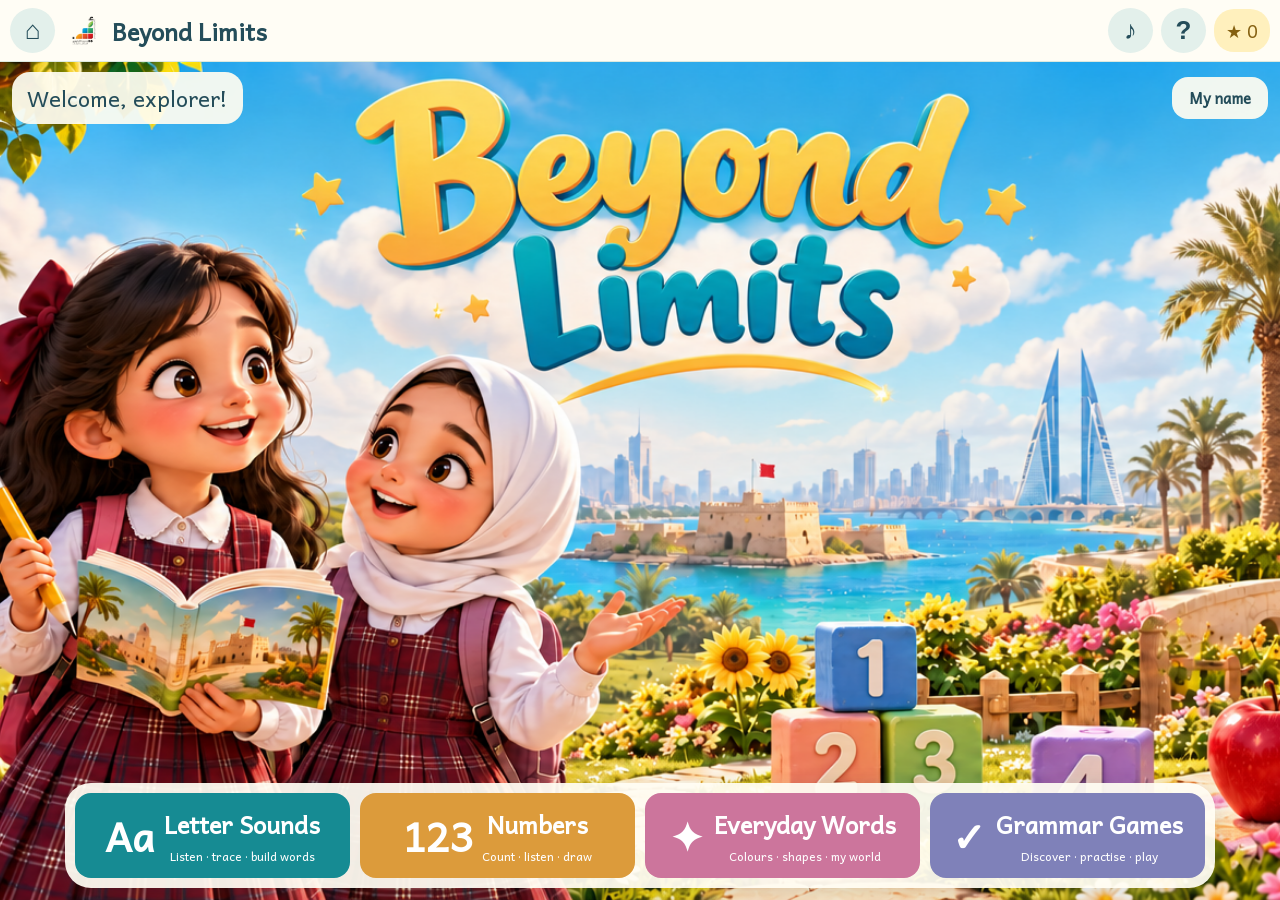
<file: index.html>
<!doctype html><html lang="en"><head><meta charset="utf-8"><meta name="viewport" content="width=device-width, initial-scale=1, viewport-fit=cover"><meta name="theme-color" content="#147d8b"><meta name="description" content="Beyond Limits: letter sounds, handwriting, numbers, everyday words and English games for young learners."><title>Beyond Limits</title><link rel="stylesheet" href="style.css?v=20261018-contractions5"></head><body>
<header id="topbar"><button id="homeButton" class="round" aria-label="Home">⌂</button><div id="brand"><img src="school-logo.png" alt="Umm Ayman Primary Girls School"><strong>Beyond Limits</strong></div><div class="headerActions"><button id="soundButton" class="round" aria-label="Turn sound off" aria-pressed="false">♪</button><button id="helpButton" class="round" aria-label="Help and progress">?</button><span id="totalStars" aria-label="Stars">★ 0</span></div></header>
<main id="main"><section id="home" class="screen"><picture class="hero"><source media="(max-width:600px) and (min-height:481px)" srcset="hero-mobile.png"><img src="hero.png" alt="Beyond Limits: schoolgirls discovering letters, numbers and everyday words"></picture><div class="homeTop"><span id="welcome">Welcome, explorer!</span><button id="changeProfile">My name</button></div><div class="portals"><button data-world="letters"><span class="portalIcon">Aa</span><span><strong>Letter Sounds</strong><small>Listen · trace · build words</small></span></button><button data-world="numbers"><span class="portalIcon">123</span><span><strong>Numbers</strong><small>Count · listen · draw</small></span></button><button data-world="vocab"><span class="portalIcon">✦</span><span><strong>Everyday Words</strong><small>Colours · shapes · my world</small></span></button><button data-world="grammar"><span class="portalIcon">✓</span><span><strong>Grammar Games</strong><small>Discover · practise · play</small></span></button></div></section>
<section id="lobby" class="screen" hidden><div class="sectionHeading"><button id="backLobby" class="subtle">← Back</button><h1 id="lobbyTitle"></h1><span id="lobbyCount"></span></div><div id="lobbyTabs" class="tabs"></div><div id="lobbyGrid" class="lobbyGrid"></div></section>
<section id="activity" class="screen" hidden><div class="activityHeading"><button id="backActivity" class="subtle">← Choose</button><span id="activityName"></span><span id="stepLabel"></span><button id="listen" class="listen">♪ Listen</button></div><div id="progressRail"><span></span></div><h1 id="instruction"></h1><div id="workspace"></div><div id="feedback" role="status" aria-live="polite"></div><div id="actions"></div></section></main>
<dialog id="profileDialog"><form id="profileForm"><span class="eyebrow">YOUR LEARNING ADVENTURE</span><h2>What is your name?</h2><p dir="rtl" lang="ar">اكتبي الاسم الأول والصف لبدء التدريب وإرسال النجوم إلى سجل المدرسة.</p><p class="dataNotice">Your name, class and stars will reach your school. Use your first name only.</p><label>First name<input id="firstName" autocomplete="off" maxlength="25" required></label><label>Class<input id="className" autocomplete="off" placeholder="e.g. 1 / 2" maxlength="20" required></label><label>I am a<select id="profileRole"><option value="student">Student</option><option value="parent">Parent / وليّ أمر</option></select></label><p id="profileError" role="alert"></p><div class="dialogActions"><button type="button" id="cancelProfile" class="subtle">Cancel</button><button class="primary">Let's begin →</button></div></form></dialog>
<dialog id="helpDialog"><button class="close" id="closeHelp" aria-label="Close">×</button><h2>Your learning journey</h2><p>Listen, try, and collect stars. Every new completed task earns a star. Mistakes never take stars away.</p><p dir="rtl" lang="ar">الحروف تُدرّس بأصواتها. الرسم على أربعة سطور. رتّبي حروف الكلمات القصيرة أولًا، ثم اكتبيها. في القواعد: شاهدي المثال، وتدرّبي، ثم ابدئي اللعبة.</p><p id="progressSummary"></p><p>Your first name, class, role and earned stars are sent automatically to the school’s English register. A copy stays on this device.</p><p dir="rtl" lang="ar">يُرسل الاسم الأول والصف ونوع المشاركة والنقاط تلقائيًا إلى سجل المدرسة الخاص بالإنجليزي. التسجيلات الصوتية لا تُرسل إلى سجل المدرسة.</p><p id="schoolStatus" role="status"></p><button id="retrySchool" class="subtle">Retry sending stars</button><button id="exportProgress" class="primary">Download my progress</button><p><a href="credits.html" target="_blank" rel="noopener">About the learning content and audio</a></p></dialog>
<dialog id="voiceDialog"><button id="closeVoice" class="close" aria-label="Close speaking practice">×</button><h2>Listen · Speak · Check</h2><div id="voiceTarget" class="voiceTarget"></div><p id="voiceExplain"></p><p id="phonemeLimit" class="voiceSmall">The check recognises the example word, not the isolated letter sound.</p><div class="voiceButtons"><button id="voiceSoundModel" class="subtle">♪ Hear sound</button><button id="voiceModel" class="subtle">♪ Hear word</button><button id="checkSpokenWord" class="primary">🎤 Speak again</button><button id="finishVoice" class="primary" hidden>Done ■</button></div><p id="voiceStatus" role="status" aria-live="polite"></p><p class="voiceSmall">No recording is saved or replayed. Your browser’s speech service may process speech online. Only points reach the school register.</p></dialog><script src="data.js?v=20261018-contractions5"></script><script src="audio-index.js?v=20261018-contractions5"></script><script src="phonics.js?v=20261018-contractions5"></script><script src="celebration.js?v=20261018-contractions5"></script><script src="app.js?v=20261018-contractions5"></script><script src="school.js?v=20261018-contractions5"></script><script src="speaking.js?v=20261018-contractions5"></script></body></html>
</file>
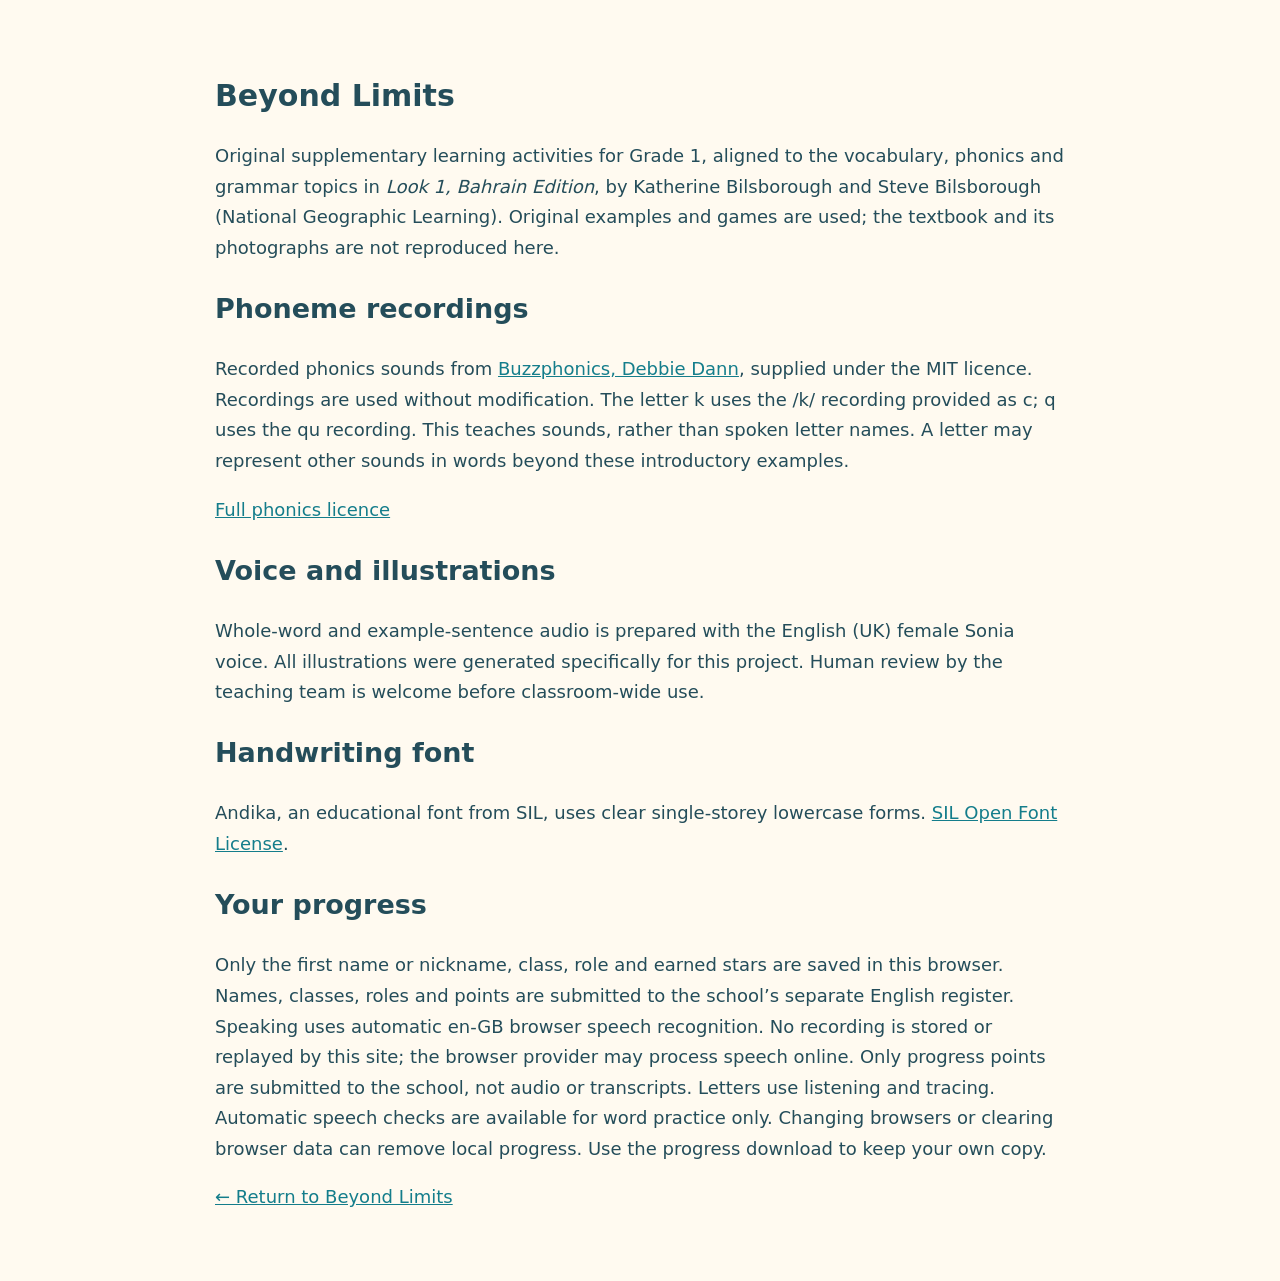
<file: credits.html>
<!doctype html><html lang="en"><meta charset="utf-8"><meta name="viewport" content="width=device-width,initial-scale=1"><title>Beyond Limits — About</title><style>body{font:18px/1.7 system-ui;max-width:850px;margin:30px auto;padding:20px;background:#fffaf0;color:#244d5a}a{color:#147d8b}h1{font-size:30px}pre{white-space:pre-wrap;font-size:13px}</style><h1>Beyond Limits</h1><p>Original supplementary learning activities for Grade 1, aligned to the vocabulary, phonics and grammar topics in <i>Look 1, Bahrain Edition</i>, by Katherine Bilsborough and Steve Bilsborough (National Geographic Learning). Original examples and games are used; the textbook and its photographs are not reproduced here.</p><h2>Phoneme recordings</h2><p>Recorded phonics sounds from <a href="https://github.com/hellodeborahuk/buzzphonics">Buzzphonics, Debbie Dann</a>, supplied under the MIT licence. Recordings are used without modification. The letter k uses the /k/ recording provided as c; q uses the qu recording. This teaches sounds, rather than spoken letter names. A letter may represent other sounds in words beyond these introductory examples.</p><p><a href="PHONICS-LICENSE.txt">Full phonics licence</a></p><h2>Voice and illustrations</h2><p>Whole-word and example-sentence audio is prepared with the English (UK) female Sonia voice. All illustrations were generated specifically for this project. Human review by the teaching team is welcome before classroom-wide use.</p><h2>Handwriting font</h2><p>Andika, an educational font from SIL, uses clear single-storey lowercase forms. <a href="FONT-LICENSE.txt">SIL Open Font License</a>.</p><h2>Your progress</h2><p>Only the first name or nickname, class, role and earned stars are saved in this browser. Names, classes, roles and points are submitted to the school’s separate English register. Speaking uses automatic en-GB browser speech recognition. No recording is stored or replayed by this site; the browser provider may process speech online. Only progress points are submitted to the school, not audio or transcripts. Letters use listening and tracing. Automatic speech checks are available for word practice only. Changing browsers or clearing browser data can remove local progress. Use the progress download to keep your own copy.</p><p><a href="index.html">← Return to Beyond Limits</a></p></html>
</file>
<file: style.css>
@font-face{font-family:Andika;src:url('andika.woff2') format('woff2');font-display:swap}*{box-sizing:border-box}html,body{margin:0;width:100%;height:100%;overflow:hidden;background:#fff9ed;color:#244d5a;font-family:Andika,Arial,sans-serif}body{--vh:100dvh}button,input,select{font:inherit}button,a,input,select{touch-action:manipulation}button{cursor:pointer;border:0;border-radius:16px;background:#e3f0eb;color:#244d5a;min-height:48px;padding:9px 17px;font-size:clamp(16px,2vw,22px);font-weight:600}button:hover{filter:brightness(.97)}button:focus-visible,a:focus-visible,input:focus-visible,select:focus-visible{outline:3px solid #ecb943;outline-offset:3px}button:disabled{opacity:.5;cursor:default}.primary{background:#137e8a;color:white}.subtle{background:#edf3ed}.round{width:45px;min-height:45px;padding:0;font:700 26px Arial;border-radius:50%}#topbar{height:62px;padding:7px max(10px,env(safe-area-inset-right)) 7px max(10px,env(safe-area-inset-left));display:flex;align-items:center;gap:10px;background:#fffdf5;position:relative;z-index:20;border-bottom:1px solid #dce9df}#brand{display:flex;align-items:center;gap:9px;min-width:0;flex:1}#brand img{width:38px;height:43px;object-fit:contain}#brand strong{font-size:clamp(16px,2vw,24px)}.headerActions{display:flex;gap:8px;align-items:center}#totalStars{background:#fff0bd;border-radius:20px;padding:7px 12px;white-space:nowrap;font-size:18px;color:#856011}#main{height:calc(var(--vh) - 62px);min-height:0}section.screen{height:100%;min-height:0;position:relative}[hidden]{display:none!important}#home{background:#e3f3ec;display:flex;align-items:flex-end;justify-content:center;overflow:hidden}.hero{position:absolute;inset:0;width:100%;height:100%;object-fit:cover;object-position:center}.homeTop{position:absolute;top:10px;left:12px;right:12px;display:flex;justify-content:space-between;align-items:center;gap:12px}.homeTop span{background:#fffdf1ed;padding:8px 15px;border-radius:18px;font-size:clamp(16px,2vw,22px)}.homeTop button{font-size:15px;min-height:42px;background:#fffdf1ed}.portals{position:relative;z-index:2;width:min(1150px,97%);display:grid;grid-template-columns:repeat(4,minmax(0,1fr));gap:10px;padding:10px;margin:0 0 12px;background:#fffdf4ee;border-radius:26px;box-shadow:0 8px 25px #17475525}.portals button{display:flex;align-items:center;justify-content:center;gap:10px;min-height:85px;color:white;background:#168b93}.portals button:nth-child(2){background:#dc9b3b}.portals button:nth-child(3){background:#cc759c}.portals button:nth-child(4){background:#7f81b9}.portalIcon{font-size:clamp(25px,4vw,40px);line-height:1;font-weight:bold}.portals strong{font-size:clamp(17px,2vw,24px);display:block}.portals small{display:block;font-size:12px;font-weight:400;margin-top:3px}#lobby,#activity{display:flex;flex-direction:column;padding:10px 16px;gap:8px;background:radial-gradient(ellipse at top,#e8f4ef,#fff9ed 80%)}.sectionHeading,.activityHeading{display:flex;align-items:center;gap:10px;flex-shrink:0;min-width:0}.sectionHeading h1{flex:1;text-align:center;font-size:clamp(23px,3vw,34px);margin:0}.sectionHeading>span{min-width:40px;font-size:16px}.tabs{display:flex;gap:8px;justify-content:center;flex-shrink:0}.tabs button{flex:0 1 250px;min-width:0;font-size:18px}.tabs [aria-pressed=true]{background:#167f8a;color:white}.lobbyGrid{flex:1;min-height:0;display:grid;grid-template-columns:repeat(7,minmax(0,1fr));grid-auto-rows:minmax(0,1fr);gap:9px;padding:4px}.lobbyGrid button{background:#fffef9;border:2px solid #d3e7dd;position:relative;min-height:0;padding:8px;display:flex;align-items:center;justify-content:center;flex-direction:column;gap:3px;overflow:hidden;font-size:clamp(20px,4vh,40px)}.lobbyGrid button small{font-size:12px;line-height:1.3}.lobbyGrid .badge{position:absolute;right:6px;top:4px;font-size:18px;color:#bb8b1b}.lobbyGrid.units{grid-template-columns:repeat(4,minmax(0,1fr));grid-template-rows:repeat(4,minmax(0,1fr))}.lobbyGrid.units button{flex-direction:row;gap:12px;text-align:left;font-size:clamp(15px,2.1vw,23px)}.lobbyGrid.units .art{height:70%;width:auto;aspect-ratio:1.2;flex-shrink:0}.lobbyGrid.numbers{grid-template-columns:repeat(4,minmax(0,1fr));grid-template-rows:repeat(3,minmax(0,1fr))}.lobbyGrid.words{grid-template-columns:repeat(5,minmax(0,1fr));grid-template-rows:1fr;align-items:center}.lobbyGrid.words button{height:70%;font-size:70px}.activityHeading #activityName{flex:1;min-width:0;font-size:clamp(15px,2vw,23px);overflow:hidden;text-overflow:ellipsis;white-space:nowrap}.activityHeading #stepLabel{font-size:15px;white-space:nowrap}.listen{background:#167f8a;color:white;white-space:nowrap}#progressRail{height:5px;background:#deebe1;border-radius:4px;flex-shrink:0;overflow:hidden}#progressRail>span{display:block;background:#e5b43c;height:100%;width:0;transition:width .3s}#instruction{margin:0;text-align:center;font-size:clamp(20px,3vw,31px);line-height:1.3;flex-shrink:0}#workspace{display:flex;flex:1;min-height:0;min-width:0;align-items:center;justify-content:center;gap:18px;overflow:hidden}#feedback{min-height:28px;text-align:center;font-size:clamp(16px,2vw,21px);flex-shrink:0}#actions{display:flex;align-items:center;justify-content:center;gap:10px;flex-shrink:0}#actions:empty{display:none}.scenePane,.taskPane{display:flex;align-items:center;justify-content:center;flex-direction:column;gap:12px;min-width:0;min-height:0;flex:1;height:100%;max-width:100%}.scenePane{background:#fffef9;border-radius:24px;padding:12px;border:1px solid #e4eadb}.taskPane{padding:8px}.scenePane>.art{width:min(100%,390px);height:auto;max-height:100%;aspect-ratio:1.2}.art{display:block;background-repeat:no-repeat;background-color:#fffdf5;aspect-ratio:1.2;min-width:0;border-radius:14px;overflow:hidden}.cardWord{font-size:clamp(30px,6vw,66px);line-height:1.3;max-width:100%;text-align:center}.letterPair{font-size:clamp(60px,12vh,110px);line-height:1.2;letter-spacing:.05em}.letterPair mark{background:transparent;color:#d0793c}.phonemeExample{font-size:clamp(25px,4vw,45px)}.phonemeExample mark{color:#cf6655;background:transparent}.choices{display:flex;flex-wrap:wrap;gap:12px;justify-content:center;width:100%;align-items:center}.choices button{min-width:90px;min-height:65px;border:2px solid #bdd9d2;background:white;font-size:clamp(22px,4vw,40px);max-width:100%}.choices.textChoices{flex-direction:column}.choices.textChoices button{width:100%;font-size:clamp(18px,2.8vw,29px);min-height:55px}.choices button.correct{background:#d1ebd9;border-color:#77b290}.bigNumber{font-size:clamp(65px,18vh,135px);line-height:1}.numberName{font-size:30px}.counters{display:grid;grid-template-columns:repeat(4,1fr);gap:12px;max-width:90%;width:min(280px,100%);align-content:center;justify-content:center}.counter{aspect-ratio:1;border-radius:50%;background:radial-gradient(circle at 30% 25%,#fada7b,#edb53c 60%,#d49a2b);box-shadow:0 4px 0 #bc8b28;min-width:20px}.traceLayout{width:100%;height:100%;display:flex;flex-direction:column;min-height:0;gap:5px}.traceCaption{font-size:18px;text-align:center;flex-shrink:0}.traceBoard{position:relative;flex:1;min-height:0;width:100%;background:#fffefb;border:2px solid #c6ded4;border-radius:20px;overflow:hidden}.traceBoard canvas{width:100%;height:100%;object-fit:contain;display:block;touch-action:none}.traceHint{text-align:center;font-size:14px;margin:0}.wordBank,.wordTrain{display:flex;justify-content:center;gap:9px;flex-wrap:wrap;min-height:65px;direction:ltr}.wordBank button,.wordTrain button{font-size:clamp(30px,7vh,54px);min-width:64px;min-height:70px;background:white;border:2px solid #bad7ce}.wordTrain{padding:8px;border-bottom:3px solid #e6ba54;min-width:240px}.wordTrain button{background:#e5f2e9}.typingLabel{font-size:20px;text-align:center;width:100%}.spellingInput{display:block;width:min(330px,100%);font-size:clamp(28px,5vw,45px);padding:12px;text-align:center;border:2px solid #a6cbc2;border-radius:15px;background:white;direction:ltr;letter-spacing:.1em}.helper{font-size:16px;text-align:center;line-height:1.5;color:#5e7780}.sentence{font-size:clamp(23px,4vw,40px);line-height:1.5;text-align:center;margin:0}.modelLine{color:#107b87;font-size:clamp(23px,4vw,39px);line-height:1.4;text-align:center;margin:0}.miniLabel{font-size:15px;letter-spacing:.1em;text-transform:uppercase;color:#778d8c}.colourSwatch{width:min(200px,70%);aspect-ratio:1;border:8px solid white;border-radius:30px;box-shadow:0 5px 22px #234a5420;background:var(--swatch)}.shapeArt{width:min(240px,80%);height:180px;object-fit:contain}.multiArt{display:flex;flex-wrap:wrap;justify-content:center;gap:10px;width:100%;max-height:100%}.multiArt .art{width:min(150px,45%);height:auto;aspect-ratio:1.2}.positionScene{position:relative;width:300px;max-width:100%;height:250px;flex-shrink:1}.positionScene .box{position:absolute;left:95px;top:90px;width:115px;height:100px;background:linear-gradient(135deg,#d6a776,#bc8559);border:3px solid #a5734d;border-radius:7px}.positionScene .ball{position:absolute;width:55px;height:55px;border-radius:50%;background:radial-gradient(circle at 30% 25%,#6acbe1,#218fb6 60%,#147499);box-shadow:0 3px 7px #1237;left:125px;top:115px;z-index:2}.positionScene.on .ball{top:36px}.positionScene.under .box{top:40px;height:80px}.positionScene.under .ball{top:145px}.positionScene.next .ball{left:25px;top:128px}.completion{text-align:center;display:flex;align-items:center;justify-content:center;flex-direction:column;gap:16px;width:100%;height:100%}.completion .medal{font-size:85px}.completion h2{margin:0;font-size:clamp(27px,5vw,45px)}.completion p{margin:0;font-size:20px}.completion .choices button{font-size:20px}.progressBadge{background:#fff0b8;color:#8a6618;padding:8px 20px;border-radius:25px}dialog{border:1px solid #c8dfd5;border-radius:24px;padding:26px;color:#244d5a;background:#fffdf6;width:min(500px,calc(100% - 24px));max-height:calc(100dvh - 24px);overflow:auto;box-shadow:0 15px 80px #1e4c5b45}dialog::backdrop{background:#183d4e80;backdrop-filter:blur(5px)}dialog h2{margin:8px 0 12px;font-size:27px}dialog p{font-size:16px;line-height:1.7}dialog label{display:block;font-size:16px;margin:12px 0}dialog input,dialog select{display:block;width:100%;min-height:48px;border:1px solid #a8c8be;border-radius:12px;padding:9px;background:white;font-size:19px;color:inherit}.eyebrow{font-size:12px;letter-spacing:.15em;color:#6c8d88}.dialogActions{display:flex;gap:10px;justify-content:flex-end}.close{float:right;font-size:25px;min-height:40px;width:40px;padding:0}.softInfo{background:#edf4e8;border-radius:16px;padding:10px 15px;line-height:1.5;text-align:center}.gameLock{font-size:16px;padding:8px}.lobbyGrid button.locked{opacity:.6}.scenePane .colourSwatch{flex-shrink:1;max-height:90%}@media(max-width:600px){#topbar{height:56px;gap:6px;padding:5px 8px}#main{height:calc(var(--vh) - 56px)}#brand img{width:28px;height:36px}#brand strong{font-size:15px}.headerActions{gap:5px}.round{width:38px;min-height:40px;font-size:23px}#totalStars{font-size:15px;padding:5px 9px}.hero{object-fit:contain;object-position:center 20%;height:69%;background:#dff1e9}.portals{grid-template-columns:repeat(2,minmax(0,1fr));gap:8px;margin-bottom:10px;padding:8px}.portals button{flex-direction:column;gap:4px;min-height:97px;padding:7px}.portals strong{font-size:18px}.portals small{font-size:11px}.portalIcon{font-size:30px}.homeTop{top:8px;left:8px;right:8px}.homeTop span{font-size:14px;padding:6px 10px;max-width:67%}.homeTop button{font-size:13px;padding:5px 10px}#lobby,#activity{padding:8px;gap:7px}.sectionHeading{gap:5px}.sectionHeading h1{font-size:22px}.sectionHeading button,.activityHeading button{padding:6px 11px;font-size:15px;min-height:45px}.lobbyGrid{grid-template-columns:repeat(5,minmax(0,1fr));gap:6px}.lobbyGrid.units{grid-template-columns:repeat(2,minmax(0,1fr));grid-template-rows:repeat(7,minmax(0,1fr))}.lobbyGrid.units button{padding:5px;gap:6px;font-size:14px}.lobbyGrid.units .art{height:90%;max-width:40%;aspect-ratio:1.2}.lobbyGrid.words{grid-template-columns:1fr;grid-template-rows:repeat(5,minmax(0,1fr))}.lobbyGrid.words button{height:100%;font-size:40px}.lobbyGrid.numbers{grid-template-columns:repeat(3,minmax(0,1fr));grid-template-rows:repeat(4,minmax(0,1fr))}.lobbyGrid button{padding:4px;font-size:clamp(23px,5vh,36px)}.activityHeading{gap:5px}.activityHeading #stepLabel{font-size:12px}.activityHeading #activityName{font-size:14px}.tabs button{font-size:16px;padding:6px}#workspace{flex-direction:column;gap:8px}.scenePane{flex:0 1 38%;width:100%;padding:8px;min-height:65px}.taskPane{width:100%;flex:1;gap:10px;padding:4px}.scenePane>.art{height:100%;width:auto;max-width:90%;aspect-ratio:1.2}.letterPair{font-size:65px}.phonemeExample{font-size:29px}.cardWord{font-size:34px}.choices button{min-width:70px;font-size:28px;padding:9px;min-height:57px}.choices.textChoices{gap:8px}.choices.textChoices button{font-size:20px;min-height:48px}.traceBoard{min-height:0}.traceHint{font-size:12px}.traceCaption{font-size:16px}#workspace:has(.traceLayout){display:block}.traceLayout{height:100%}#instruction{font-size:22px}.bigNumber{font-size:70px}.numberName{font-size:24px}.counters{gap:8px;max-width:200px}.wordTrain{min-height:58px;min-width:200px}.wordBank button,.wordTrain button{min-width:55px;min-height:60px;font-size:37px;padding:6px}.sentence,.modelLine{font-size:26px}#feedback{font-size:16px;min-height:25px}#actions button{min-height:47px;font-size:18px;padding:7px 15px}.positionScene{height:190px;transform:scale(.8);transform-origin:center;min-height:155px}.colourSwatch{max-height:100%;width:auto;height:100%;aspect-ratio:1}.helper{font-size:14px}.multiArt .art{max-height:120px}.completion .medal{font-size:60px}}
@media(max-height:480px){#topbar{height:46px}#main{height:calc(var(--vh) - 46px)}#brand img{height:32px;width:26px}.round{min-height:36px;width:36px}#lobby,#activity{padding:5px 10px;gap:4px}.activityHeading button,.sectionHeading button{min-height:39px;padding:5px 12px;font-size:15px}.activityHeading{height:39px}.sectionHeading h1{font-size:23px}#instruction{font-size:21px}#feedback{min-height:22px;font-size:15px}#actions button{min-height:40px;font-size:16px;padding:5px 15px}.choices button{min-height:48px;font-size:28px}.choices.textChoices{gap:6px}.choices.textChoices button{min-height:40px;font-size:19px}#workspace{gap:12px}.scenePane,.taskPane{gap:5px;padding:5px}.letterPair{font-size:56px}.phonemeExample{font-size:25px}.wordBank button,.wordTrain button{min-height:50px;min-width:50px;font-size:31px;padding:3px}.wordTrain{min-height:50px}.wordBank{min-height:50px}.bigNumber{font-size:70px}.numberName{font-size:22px}.traceHint{display:none}.traceCaption{font-size:15px}.sentence,.modelLine{font-size:25px}.completion .medal{font-size:48px}.completion h2{font-size:26px}.completion p{font-size:17px}.completion{gap:6px}.portals button{min-height:66px}.portals small{display:none}.portals{margin-bottom:6px;padding:6px}.homeTop span{font-size:15px}.homeTop button{min-height:36px}.lobbyGrid.units{grid-template-columns:repeat(4,minmax(0,1fr));grid-template-rows:repeat(4,minmax(0,1fr))}.lobbyGrid button{font-size:26px}.lobbyGrid.units button{font-size:15px;padding:4px}.lobbyGrid button small{font-size:10px}.lobbyGrid{gap:5px}.tabs button{min-height:38px;font-size:16px}.lobbyGrid.words button{font-size:48px}.scenePane .colourSwatch{height:min(100%,130px)}.positionScene{height:180px;transform:scale(.7);transform-origin:center}.taskPane>.helper{font-size:13px}}
@media(max-width:600px) and (max-height:480px){#workspace:not(:has(.traceLayout)){flex-direction:row}.scenePane{height:100%;width:35%;flex:0 0 35%}.taskPane{width:60%;flex:1}.hero{height:100%;object-fit:cover}.portals{grid-template-columns:repeat(4,minmax(0,1fr))}.portals button{min-height:60px}.portals small,.portalIcon{display:none}}
@media(prefers-reduced-motion:reduce){*{scroll-behavior:auto!important;transition:none!important}}

.unitNumber{display:grid;place-items:center;width:55px;height:55px;flex-shrink:0;border-radius:16px;background:#e2eee7;color:#47848a;font-size:25px}.lobbyGrid.units button:nth-child(3n+2) .unitNumber{background:#fff0cf;color:#b18134}.lobbyGrid.units button:nth-child(3n) .unitNumber{background:#f4e0e8;color:#b56b89}@media(max-width:600px){.unitNumber{width:36px;height:36px;font-size:19px;border-radius:12px}.lobbyGrid.units button{gap:6px}}

.hero img{width:100%;height:100%;object-fit:cover;object-position:inherit}@media(max-width:600px) and (min-height:481px){.hero{height:100%;object-position:center}.hero img{object-fit:cover}}

#voiceDialog{width:min(600px,calc(100% - 18px));padding:20px}#voiceDialog h2{font-size:23px}.voiceTarget{text-align:center;font-size:54px;font-weight:bold;color:#147d8b}.voiceButtons{display:flex;gap:8px;flex-wrap:wrap;justify-content:center}.voiceButtons button{font-size:17px;padding:10px 14px}#voiceDialog p{margin:8px 0;font-size:16px;line-height:1.4}#voiceDialog .voiceSmall{font-size:12px;line-height:1.4}#voicePreview{width:100%;height:45px;margin-top:9px}.voiceConsent{font-size:12px;line-height:1.4!important;background:#eef4ee;padding:9px;border-radius:10px}.voiceConsent input{display:inline;width:20px;min-height:20px;margin:0 5px 0 0;vertical-align:middle}#voiceStatus{min-height:40px;color:#147d8b}.dataNotice{font-size:13px!important}#voiceComplete{margin-top:8px}.taskPane:has(.phonemeExample){gap:7px}.taskPane:has(.phonemeExample) button{min-height:42px;padding:6px 13px;font-size:16px}@media(max-height:500px){#voiceDialog{padding:12px}.voiceTarget{font-size:32px}#voiceDialog h2{margin:0;font-size:19px}#voiceDialog p{font-size:13px}.taskPane:has(.phonemeExample){display:grid;grid-template-columns:repeat(2,minmax(0,1fr));gap:5px}.taskPane:has(.phonemeExample) .letterPair,.taskPane:has(.phonemeExample) .phonemeExample{font-size:32px}.taskPane:has(.phonemeExample) button{font-size:14px;min-height:38px}}

.taskPane:has(.phonemeExample){display:grid;grid-template-columns:repeat(2,minmax(0,1fr));align-content:center}.taskPane:has(.phonemeExample) .letterPair{font-size:65px}.taskPane:has(.phonemeExample) .phonemeExample{font-size:30px}#actions:has(button:nth-child(3)) button{font-size:16px;padding:7px 10px;min-height:44px}

.completion .stageSync{font-size:13px;max-width:90%;line-height:1.3;color:#147d8b}
</file>
